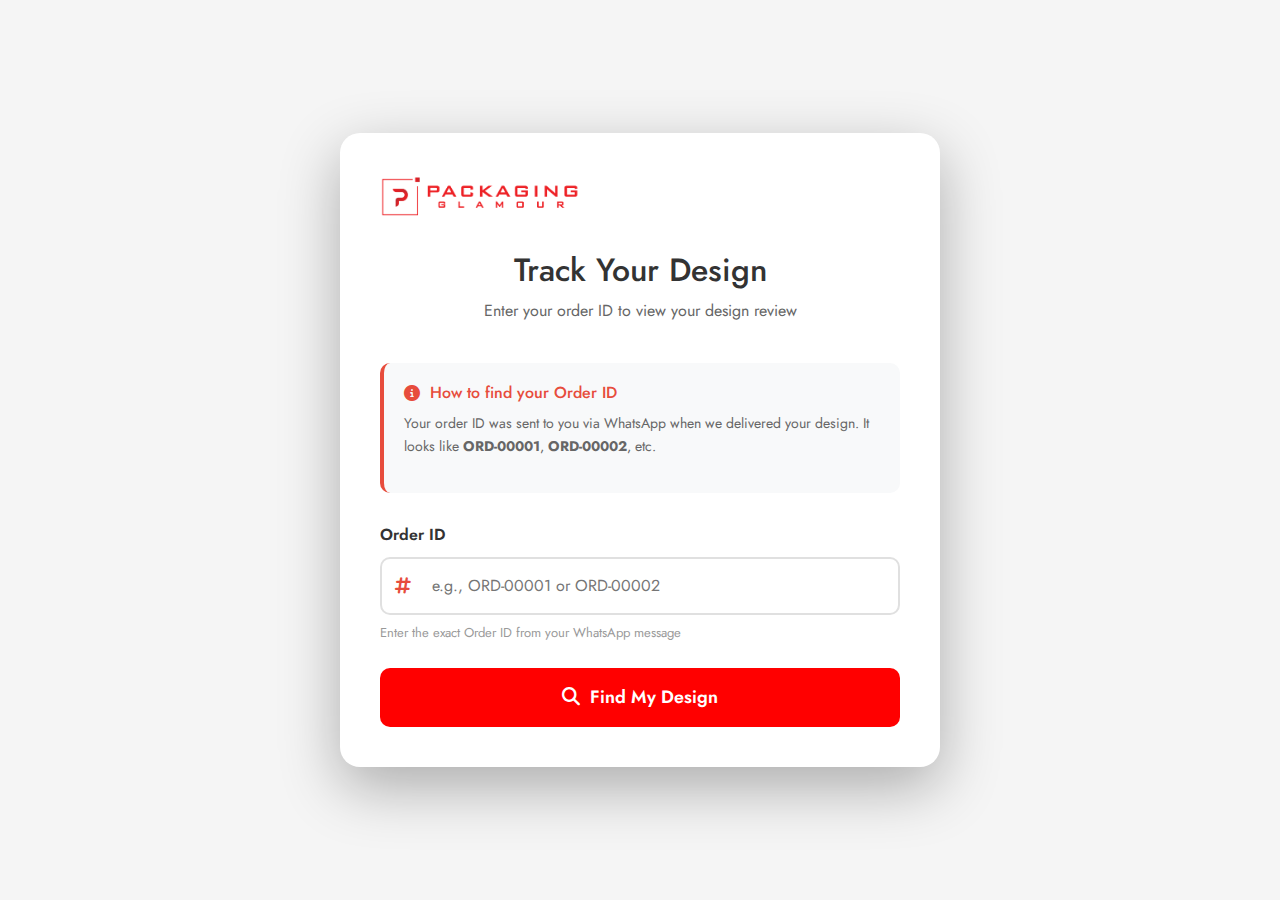
<file: track-design.html>
<!doctype html>
<html lang="en">
  <head>
    <meta charset="UTF-8" />
    <meta http-equiv="X-UA-Compatible" content="IE=edge" />
    <meta name="viewport" content="width=device-width, initial-scale=1.0" />
    <title>Track Your Design - Packaging Glamour</title>
    <link
      rel="icon"
      type="image/png"
      href="https://encrypted-tbn0.gstatic.com/images?q=tbn:ANd9GcS-IOyrQvdw-HdlCyq4--xv2OI6jDb2opnWjw&s"
    />

    <!-- color scheme -->
    <link
      rel="stylesheet"
      href="assets/css/colorvariants/default.css"
      id="defaultscheme"
    />

    <!-- font-awesome -->
    <link
      rel="stylesheet"
      href="https://cdnjs.cloudflare.com/ajax/libs/font-awesome/6.2.0/css/all.min.css"
    />

    <!-- Bootstrap-5 -->
    <link rel="stylesheet" href="assets/css/bootstrap.min.css" />

    <!-- custom-styles -->
    <link rel="stylesheet" href="assets/css/style.css" />
    <link rel="stylesheet" href="assets/css/responsive.css" />
    <link rel="stylesheet" href="assets/css/animation.css" />

    <style>
      * {
        margin: 0;
        padding: 0;
        box-sizing: border-box;
      }

      body {
        font-family: "Jost", sans-serif;
        background: #f5f5f5;
        min-height: 100vh;
        display: flex;
        align-items: center;
        justify-content: center;
        padding: 20px;
      }

      .container {
        background: white;
        border-radius: 20px;
        box-shadow: 0 20px 60px rgba(0, 0, 0, 0.3);
        max-width: 600px;
        width: 100%;
        padding: 40px;
        animation: slideIn 0.5s ease-out;
      }

      @keyframes slideIn {
        from {
          opacity: 0;
          transform: translateY(30px);
        }
        to {
          opacity: 1;
          transform: translateY(0);
        }
      }

      .logo {
        text-align: center;
        margin-bottom: 30px;
      }

      .logo img {
        max-width: 200px;
        height: auto;
      }

      h1 {
        color: #333;
        margin-bottom: 10px;
        font-size: 32px;
        text-align: center;
      }

      .subtitle {
        color: #666;
        margin-bottom: 40px;
        font-size: 16px;
        text-align: center;
      }

      .info-box {
        background: #f8f9fa;
        border-left: 4px solid #e74c3c;
        padding: 20px;
        border-radius: 10px;
        margin-bottom: 30px;
      }

      .info-box h3 {
        color: #e74c3c;
        font-size: 16px;
        margin-bottom: 10px;
        display: flex;
        align-items: center;
        gap: 10px;
      }

      .info-box p {
        font-size: 14px;
        color: #666;
        line-height: 1.6;
      }

      .form-group {
        margin-bottom: 25px;
      }

      label {
        display: block;
        margin-bottom: 10px;
        color: #333;
        font-weight: 600;
        font-size: 16px;
      }

      .input-wrapper {
        position: relative;
      }

      .input-icon {
        position: absolute;
        left: 15px;
        top: 50%;
        transform: translateY(-50%);
        color: #e74c3c;
        font-size: 18px;
      }

      input {
        width: 100%;
        padding: 15px 15px 15px 50px;
        border: 2px solid #e0e0e0;
        border-radius: 10px;
        font-family: "Jost", sans-serif;
        font-size: 16px;
        transition: all 0.3s;
      }

      input:focus {
        outline: none;
        border-color: #e74c3c;
        box-shadow: 0 0 0 3px rgba(102, 126, 234, 0.1);
      }

      .hint {
        font-size: 13px;
        color: #999;
        margin-top: 8px;
      }

      .btn {
        background: #ff0000;
        color: white;
        padding: 16px 30px;
        border: none;
        border-radius: 10px;
        font-size: 18px;
        font-weight: 600;
        cursor: pointer;
        width: 100%;
        transition: all 0.3s;
        display: flex;
        align-items: center;
        justify-content: center;
        gap: 10px;
      }

      .btn:hover {
        transform: translateY(-2px);
        box-shadow: 0 10px 25px rgba(255, 0, 0, 0.4);
        opacity: 0.9;
      }

      .btn:active {
        transform: translateY(0);
      }

      .btn:disabled {
        background: #ccc;
        cursor: not-allowed;
        transform: none;
      }

      .loading {
        display: none;
        text-align: center;
        padding: 30px;
      }

      .loading.show {
        display: block;
      }

      .spinner {
        border: 4px solid #f3f3f3;
        border-top: 4px solid #e74c3c;
        border-radius: 50%;
        width: 50px;
        height: 50px;
        animation: spin 1s linear infinite;
        margin: 0 auto 15px;
      }

      @keyframes spin {
        0% {
          transform: rotate(0deg);
        }
        100% {
          transform: rotate(360deg);
        }
      }

      .error-box {
        display: none;
        background: #fff5f5;
        border-left: 4px solid #e74c3c;
        padding: 20px;
        border-radius: 10px;
        margin-top: 20px;
      }

      .error-box.show {
        display: block;
      }

      .error-box h3 {
        color: #e74c3c;
        font-size: 16px;
        margin-bottom: 10px;
        display: flex;
        align-items: center;
        gap: 10px;
      }

      .error-box p {
        font-size: 14px;
        color: #c0392b;
        margin-bottom: 15px;
      }

      .error-box ul {
        margin-left: 20px;
        color: #c0392b;
      }

      .error-box li {
        font-size: 13px;
        margin-bottom: 5px;
      }

      .success-box {
        display: none;
        background: #f0fff4;
        border-left: 4px solid #28a745;
        padding: 20px;
        border-radius: 10px;
        margin-top: 20px;
      }

      .success-box.show {
        display: block;
        animation: slideIn 0.5s ease-out;
      }

      .success-box h3 {
        color: #28a745;
        font-size: 18px;
        margin-bottom: 15px;
        display: flex;
        align-items: center;
        gap: 10px;
      }

      .order-details {
        background: white;
        padding: 15px;
        border-radius: 8px;
        margin-bottom: 15px;
      }

      .detail-row {
        display: flex;
        justify-content: space-between;
        padding: 8px 0;
        border-bottom: 1px solid #f0f0f0;
      }

      .detail-row:last-child {
        border-bottom: none;
      }

      .detail-label {
        font-weight: 600;
        color: #666;
        font-size: 14px;
      }

      .detail-value {
        color: #333;
        font-size: 14px;
      }

      .view-design-btn {
        background: #28a745;
        color: white;
        padding: 14px 25px;
        border: none;
        border-radius: 8px;
        font-size: 16px;
        font-weight: 600;
        cursor: pointer;
        width: 100%;
        transition: all 0.3s;
        display: flex;
        align-items: center;
        justify-content: center;
        gap: 10px;
        text-decoration: none;
      }

      .view-design-btn:hover {
        background: #218838;
        transform: translateY(-2px);
        box-shadow: 0 5px 15px rgba(40, 167, 69, 0.3);
      }

      .back-btn {
        margin-top: 15px;
        background: #6c757d;
        color: white;
        padding: 10px 20px;
        border: none;
        border-radius: 8px;
        font-size: 14px;
        cursor: pointer;
        width: 100%;
        transition: all 0.3s;
      }

      .back-btn:hover {
        background: #5a6268;
      }

      @media (max-width: 576px) {
        .container {
          padding: 25px;
        }

        h1 {
          font-size: 26px;
        }

        .detail-row {
          flex-direction: column;
          gap: 5px;
        }
      }
    </style>
  </head>
  <body>
    <div class="container">
      <div class="logo">
        <img src="assets/images/logo.png" alt="Packaging Glamour" />
      </div>

      <h1>Track Your Design</h1>
      <p class="subtitle">Enter your order ID to view your design review</p>

      <div class="info-box">
        <h3><i class="fas fa-info-circle"></i> How to find your Order ID</h3>
        <p>
          Your order ID was sent to you via WhatsApp when we delivered your
          design. It looks like <strong>ORD-00001</strong>,
          <strong>ORD-00002</strong>, etc.
        </p>
      </div>

      <form id="trackingForm">
        <div class="form-group">
          <label>Order ID</label>
          <div class="input-wrapper">
            <i class="fas fa-hashtag input-icon"></i>
            <input
              type="text"
              id="orderId"
              required
              placeholder="e.g., ORD-00001 or ORD-00002"
              autocomplete="off"
            />
          </div>
          <div class="hint">
            Enter the exact Order ID from your WhatsApp message
          </div>
        </div>

        <button type="submit" class="btn" id="trackBtn">
          <i class="fas fa-search"></i> Find My Design
        </button>
      </form>

      <div class="loading" id="loading">
        <div class="spinner"></div>
        <p style="color: #666">Searching for your order...</p>
      </div>

      <div class="error-box" id="errorBox">
        <h3><i class="fas fa-exclamation-circle"></i> Order Not Found</h3>
        <p id="errorMessage">We couldn't find an order with that ID.</p>
        <ul>
          <li>Check that you entered the correct Order ID</li>
          <li>Make sure you included "ORDER-" prefix</li>
          <li>Contact us if you need help finding your order</li>
        </ul>
      </div>

      <div class="success-box" id="successBox">
        <h3><i class="fas fa-check-circle"></i> Order Found!</h3>
        <div class="order-details" id="orderDetails"></div>
        <a href="#" id="viewDesignLink" class="view-design-btn">
          <i class="fas fa-eye"></i> View & Review Design
        </a>
        <button class="back-btn" onclick="location.reload()">
          <i class="fas fa-arrow-left"></i> Search Another Order
        </button>
      </div>
    </div>

    <!-- Configuration from Cloudflare Environment Variables -->
    <script>
      window.CONFIG = window.CONFIG || {
        airtable: {
          baseId: window.AIRTABLE_BASE_ID || "",
          tableId: "Submissions",
          apiKey: window.AIRTABLE_API_KEY || "",
        },
      };
    </script>

    <script src="https://code.jquery.com/jquery-3.6.0.min.js"></script>
    <script>
      const form = document.getElementById("trackingForm");
      const loading = document.getElementById("loading");
      const errorBox = document.getElementById("errorBox");
      const successBox = document.getElementById("successBox");
      const trackBtn = document.getElementById("trackBtn");

      form.addEventListener("submit", async function (e) {
        e.preventDefault();

        const orderId = document.getElementById("orderId").value.trim();

        // Validate Order ID format
        if (!orderId.toUpperCase().startsWith("ORD-")) {
          showError('Please enter a valid Order ID starting with "ORD-"');
          return;
        }

        // Extract the actual ID (remove ORD- prefix)
        const actualId = orderId.substring(4); // Remove "ORD-"

        // Show loading
        hideAll();
        loading.classList.add("show");
        trackBtn.disabled = true;

        try {
          await findOrder(actualId);
        } catch (error) {
          console.error("Error:", error);
          showError("An error occurred while searching. Please try again.");
        } finally {
          loading.classList.remove("show");
          trackBtn.disabled = false;
        }
      });

      async function findOrder(orderId) {
        if (!window.CONFIG.airtable.baseId || !window.CONFIG.airtable.apiKey) {
          showError("Configuration error. Please contact support.");
          return;
        }

        try {
          // Try to find by record ID first
          let record = null;

          // If it looks like a record ID (starts with rec)
          if (orderId.startsWith("rec")) {
            try {
              const response = await $.ajax({
                url: `https://api.airtable.com/v0/${window.CONFIG.airtable.baseId}/${window.CONFIG.airtable.tableId}/${orderId}`,
                method: "GET",
                headers: {
                  Authorization: `Bearer ${window.CONFIG.airtable.apiKey}`,
                },
              });
              record = response;
            } catch (err) {
              // Record not found with this ID
            }
          }

          // If not found or it's a number, search by formula
          if (!record) {
            // Try searching for orders (assuming there's an Order Number field or search all)
            const response = await $.ajax({
              url: `https://api.airtable.com/v0/${window.CONFIG.airtable.baseId}/${window.CONFIG.airtable.tableId}?maxRecords=1000`,
              method: "GET",
              headers: {
                Authorization: `Bearer ${window.CONFIG.airtable.apiKey}`,
              },
            });

            // Find matching order by index (if numeric) or record ID
            const orderNum = parseInt(orderId);
            if (!isNaN(orderNum) && orderNum > 0) {
              // Find by index (order number)
              record = response.records[orderNum - 1];
            } else {
              // Find by record ID in the list
              record = response.records.find((r) => r.id === orderId);
            }
          }

          if (record && record.fields && record.fields["Design URL"]) {
            displayOrderDetails(record, orderId);
          } else if (record && !record.fields["Design URL"]) {
            showError(
              "Design not ready yet. Please check back later or contact us."
            );
          } else {
            showError(
              "Order not found. Please check your Order ID and try again."
            );
          }
        } catch (error) {
          console.error("Search error:", error);
          showError(
            "Unable to search orders. Please try again or contact support."
          );
        }
      }

      function displayOrderDetails(record, orderId) {
        const fields = record.fields;

        const detailsHtml = `
                <div class="detail-row">
                    <span class="detail-label">Order ID:</span>
                    <span class="detail-value">ORD-${orderId}</span>
                </div>
                <div class="detail-row">
                    <span class="detail-label">Customer:</span>
                    <span class="detail-value">${fields["Customer Name"] || "N/A"}</span>
                </div>
                <div class="detail-row">
                    <span class="detail-label">Product:</span>
                    <span class="detail-value">${fields["Product Name"] || "N/A"}</span>
                </div>
                <div class="detail-row">
                    <span class="detail-label">Submitted:</span>
                    <span class="detail-value">${fields["Submission Date"] ? new Date(fields["Submission Date"]).toLocaleDateString() : "N/A"}</span>
                </div>
            `;

        document.getElementById("orderDetails").innerHTML = detailsHtml;

        // Build review URL
        const baseUrl = window.location.href.split("/").slice(0, -1).join("/");
        const reviewUrl = `${baseUrl}/Design Review.html?project=ORD-${orderId}&customer=${encodeURIComponent(fields["Customer Name"] || "")}&design=${encodeURIComponent(fields["Design URL"])}`;

        document.getElementById("viewDesignLink").href = reviewUrl;

        hideAll();
        successBox.classList.add("show");
      }

      function showError(message) {
        document.getElementById("errorMessage").textContent = message;
        hideAll();
        errorBox.classList.add("show");
      }

      function hideAll() {
        loading.classList.remove("show");
        errorBox.classList.remove("show");
        successBox.classList.remove("show");
      }
    </script>
  </body>
</html>
</file>
<file: assets/css/colorvariants/default.css>
/* variables */
:root
{
    --secondary-color: rgb(247, 147, 58);
    
}
</file>
<file: assets/css/style.css>
@import url("https://fonts.googleapis.com/css2?family=Jost:ital,wght@0,100;0,200;0,300;0,400;0,500;0,600;0,700;0,800;0,900;1,100;1,200;1,300;1,500;1,600;1,700;1,800;1,900&amp;family=Oswald:wght@200;300;400;500;600;700&amp;family=Roboto:ital,wght@0,100;0,300;0,400;0,500;0,700;0,900;1,100;1,300;1,400;1,500;1,700;1,900&amp;display=swap");

/* variables */
:root {
  /* --secondary-color: rgb(247, 147, 58); */
  --field-text-color: rgb(26, 25, 25);
  --field-place-color: rgb(159, 159, 159);
  --text-color: rgb(40, 40, 41);
  --primary-color: rgb(0, 143, 156);
  --field-color: rgb(250, 228, 202);
}
body {
  font-family: "Jost";
  width: 100%;
  position: relative;
  min-height: 100vh;
}

main {
  padding: 45px 80px;
  position: relative;
  height: auto;
  background-color: rgb(255, 249, 242);
  min-height: 100vh;
}

.logo {
  display: flex;
  align-items: center;
  height: auto;
  position: relative;
  z-index: 10;
}
.logo-icon {
  width: auto;
}
.logo-icon img {
  width: 100%;
}
.logo-text {
  font-size: 37px;
  color: var(--field-text-color);
  font-weight: bold;
  margin-left: 3px;
}
.left {
  margin-top: 100px;
}
.left,
.right {
  position: relative;
  z-index: 1000;
}
.left-img {
  margin-top: 15px;
  width: 100%;
  height: auto;
}
.left-img img {
  width: 100%;
  height: auto;
}

.wrapper {
  height: 100%;
  display: grid;
  align-content: center;
  min-height: 500px;
}
.side-text h2 {
  font-size: 65px;
  color: var(--field-text-color);
  font-weight: bold;
  line-height: 1.2;
}
.side-text p {
  font-size: 20px;
  color: var(--field-text-color);
  font-weight: bold;
  line-height: 1.6;
}
.side-text p span {
  position: relative;
  display: inline-block;
  line-height: 1.3;
}
.side-text p span::after {
  content: "";
  display: block;
  width: 100%;
  height: 4px;
  background-color: var(--secondary-color);
  border-radius: 50px;
}
.links {
  list-style: none;
  padding: 0;
  margin-top: 70px;
}
.links a {
  text-decoration: none;
  margin-right: 40px;
}
.links li {
  display: inline-block;
  margin-bottom: 10px;
  color: var(--text-color);
  font-weight: 500;
  font-size: 17px;
  font-weight: 500;
  color: var(--text-color);
}

form {
  overflow: hidden;
}

.input-field {
  width: 100%;
  padding-bottom: 40px;
}
.input-field label,
.check-field label {
  font-size: 18px;
  color: var(--field-text-color);
  font-weight: bold;
  display: block;
  margin-bottom: 20px;
}
.input-field label i,
.check-field label i {
  margin-right: 10px;
}
.input-field label span,
.check-field label span {
  color: var(--secondary-color);
}
.input-field input {
  font-size: 17px;
  color: var(--field-place-color);
  background-color: transparent;
  border: 0;
  border-bottom: solid 3px var(--field-color);
  width: 100%;
  position: relative;
  transition: 0.4s ease;
}
.input-field input + span {
  display: block;
  position: relative;
}
.input-field input:focus {
  outline: none;
  transition: 0.4s ease;
}
.input-field input + span::after {
  content: "";
  background-color: var(--secondary-color);
  position: absolute;
  bottom: 0;
  left: 0;
  width: 0%;
  height: 3px;
  transition: 0.4s ease;
}
.input-field input:focus + span::after {
  width: 100%;
}
.input-field textarea {
  height: 40px;
}
.check-field input[type="checkbox"] {
  -webkit-appearance: none;
  border: solid 2px rgb(184, 183, 180);
  border-radius: 6px;
  background-color: rgb(255, 255, 255);
  width: 22px;
  height: 22px;
  transition: 0.4s ease;
  cursor: pointer;
}
.check-field input[type="checkbox"]:checked {
  background-color: var(--secondary-color);
  border-color: var(--secondary-color);
  position: relative;
}
.check-field input[type="checkbox"]:checked::before {
  content: "\f00c";
  font-family: "Font Awesome 5 Free";
  font-weight: 900;
  font-size: 14px;
  width: 100%;
  color: rgb(255, 255, 255);
  position: absolute;
  display: grid;
  place-content: center;
}
.check-single {
  display: flex;
  flex-wrap: wrap;
}

.check-single label {
  font-size: 16px;
  color: var(--field-text-color);
  margin-left: 15px;
}
.submit {
  width: 188px;
  height: 60px;
  margin-top: 15px;
}
.submit button {
  border-radius: 10px;
  background-color: rgb(0, 0, 0);
  width: 100%;
  height: 100%;
  border: solid 2px transparent;
  transition: 0.4s ease;
  font-size: 15px;
  color: rgb(255, 255, 255);
  font-weight: bold;
  position: relative;
}
.submit button span {
  margin-left: 10px;
  display: inline-block;
  transform: translateX(-200%);
  opacity: 0;
  transition: 0.4s ease;
  position: absolute;
}
.submit button:hover span {
  opacity: 1;
  transform: translateX(0);
}

.left-shape,
.right-shape {
  position: absolute;
  top: 0;
}
.left-shape {
  left: 0;
}
.right-shape {
  right: 0;
}

.thankyou-page .logo {
  justify-content: center;
  margin-top: 60px;
}
.thankyou-page .logo-icon {
  width: 55px;
  margin-right: 10px;
}
.thankyou-page .logo .logo-icon img {
  width: 100%;
}
.thankyou-page .logo-text {
  font-size: 65px;
}
.thankyou-page .main-inner {
  background-image: url(../images/thankyou-bg.html) !important;
  background-color: var(--text-color-hover);
}
.thankyou-page article {
  text-align: center;
  margin-top: 80px;
}
.thankyou-page article h1 {
  font-size: 75px;
  font-weight: bold;
  text-transform: uppercase;
}
.thankyou-page article h1 span {
  display: block;
  font-size: 80px;
  font-weight: 900;
  color: var(--primary-color);
}
.thankyou-page article span {
  font-size: 20px;
  color: var(--primary-color);
  font-weight: 500;
}
.thankyou-page article p {
  font-size: 18px;
  font-family: "Myriad Pro";
  color: var(--secondary--text-color);
  margin: 0 auto;
  margin-top: 45px;
  width: 39%;
}
.social-media {
  text-align: center;
  margin: 40px auto;
  background-color: var(--text-color-hover);
  width: 30%;
  padding: 6px 10px;
}
.social-media a {
  border: solid 1px rgb(244, 244, 244);
  border-radius: 5px;
  background-color: transparent;
  color: var(--secondary--text-color);
  font-size: 18px;
  display: inline-block;
  text-decoration: none;
  font-weight: bold;
  padding: 10px 20px;
}
.social-media a i {
  margin-right: 10px;
  font-size: 20px;
}
.back-home {
  width: 188px;
  height: 63px;
  margin: 0 auto;
}
.back-home a {
  background-color: var(--primary-color);
  border-radius: 50px;
  color: var(--text-color-hover);
  width: 100%;
  height: 100%;
  display: block;
  text-decoration: none;
  text-align: center;
  line-height: 63px;
  font-size: 17px;
  color: rgb(255, 255, 255);
  font-weight: bold;
  border: 0;
}

#sub img {
  width: 60px;
}

.highlight {
  border-top: solid 3px var(--primary-color) !important;
  border-bottom: solid 3px var(--primary-color) !important;
}

#error {
  position: fixed;
  top: 10px;
  left: 10px;
  z-index: 20;
}

.invalid {
  border-bottom: solid 3px #ff4444 !important;
  position: relative;
}

.summary-item {
  margin-bottom: 8px;
  line-height: 1.4;
  font-size: 14px;
}

.summary-item strong {
  color: var(--field-text-color);
  font-weight: 600;
}
</file>
<file: assets/css/responsive.css>
/*L-desktop*/

@media (min-device-width:  1600px)
{
    
}

/*L-laptops*/
@media(max-width: 1440px)
{

    

    
}

/*laptops/tablets*/
@media(max-width: 1024px)
{
    .tab-100
    {
        width: 100%;
    }
    .tab-50
    {
        width: 50%;
    }
    .tab-33
    {
        width: 33.333333%;
        margin-bottom: 15px;
    }
    main
    {
        padding: 45px 40px;
    }
    .side-text h2
    {
        font-size: 45px;
    }
    .side-text p
    {
        font-size: 24px;
    }
    


    




    .thankyou-page article p
    {
        width: 80%;
    }
    .social-media
    {
        width: 65%;
    }
    .thankyou-page article h1
    {
        font-size: 60px;
    }
    .thankyou-page article h1 span
    {
        font-size: 65px;
    }
    .thankyou-page article span
    {
        font-size: 18px;
    }
    .step-bar-inner
    {
        width: 50%;
    }
}


/*tablets*/
@media (max-width: 768px)
{
    .tab-sm-100
    {
        width: 100%;
    }
    .tab-sm-50
    {
        width: 50%;
    }
    .left
    {
        order: 2;
    }
    .right
    {
        margin-right: 10%;
        margin-top: 40px;
    }
    





    .social-media
    {
        width: 85%;
    }
    .c-order
    {
        order: 2;
    }
}


/*Smart phone*/
@media(max-width: 576px)
{
    .mob-100
    {
        width: 100%;
    }
    .mob-50
    {
        width: 50%;
    }
    main
    {
        padding: 20px;
    }
    .side-text h2
    {
        font-size: 34px;
    }
    .side-text p
    {
        font-size: 18px;
    }
    .right
    {
        margin-top: 40px;
    }
    .c-order
    {
        order: 2;
    }




    




    
    .thankyou-page article h1
    {
        font-size: 30px;
    }
    .thankyou-page article h1 span
    {
        font-size: 35px;
    }
    .thankyou-page article span
    {
        font-size: 15px;
    }
    .thankyou-page article p
    {
        font-size: 15px;
        width: 90%;
    }
    .thankyou-page .logo-text
    {
        font-size: 60px;
    }
    .social-media
    {
        width: 100%;
    }


    
}
</file>
<file: assets/css/animation.css>
.pop
{
    animation: pop 0.3s linear forwards;

}
@keyframes pop {
    25%
    {
        transform: scale(1.2);
    }

    100%
    {
        transform: scale(1.0);
    }
}
.reveal
{
    animation: reveal 3s linear 1;
}
@keyframes reveal {
    0%
    {
        opacity: 1;
        display: block;
    }
    30%
    {
        opacity: 1;
        display: block;
    }
    60%
    {
        opacity: 0.7;
        display: block;
    }
    90%
    {
        opacity: 0.3;
        display: block;
    }
    100%
    {
        opacity: 0;

    }
}


.lightSpeedIn
{
    animation: lightSpeedIn 0.7s ease-in forwards;
}
.lightSpeedOut
{
    animation: lightSpeedOut 0.7s ease-out forwards;
}



@keyframes lightSpeedIn {
    0% {
       -webkit-transform: translateX(100%) skewX(-30deg);
       opacity: 0;
    }
    60% {
       -webkit-transform: translateX(-20%) skewX(30deg);
       opacity: 1;
    }
    80% {
       -webkit-transform: translateX(0%) skewX(-15deg);
       opacity: 1;
    }
    100% {
       -webkit-transform: translateX(0%) skewX(0deg);
       opacity: 1;
    }
 }

 @keyframes lightSpeedOut {
    100% {
       -webkit-transform: translateX(100%) skewX(-30deg);
       opacity: 0;
    }
    80% {
       -webkit-transform: translateX(-20%) skewX(30deg);
       opacity: 1;
    }
    60% {
       -webkit-transform: translateX(0%) skewX(-15deg);
       opacity: 1;
    }
    0% {
       -webkit-transform: translateX(0%) skewX(0deg);
       opacity: 1;
    }
 }
</file>
